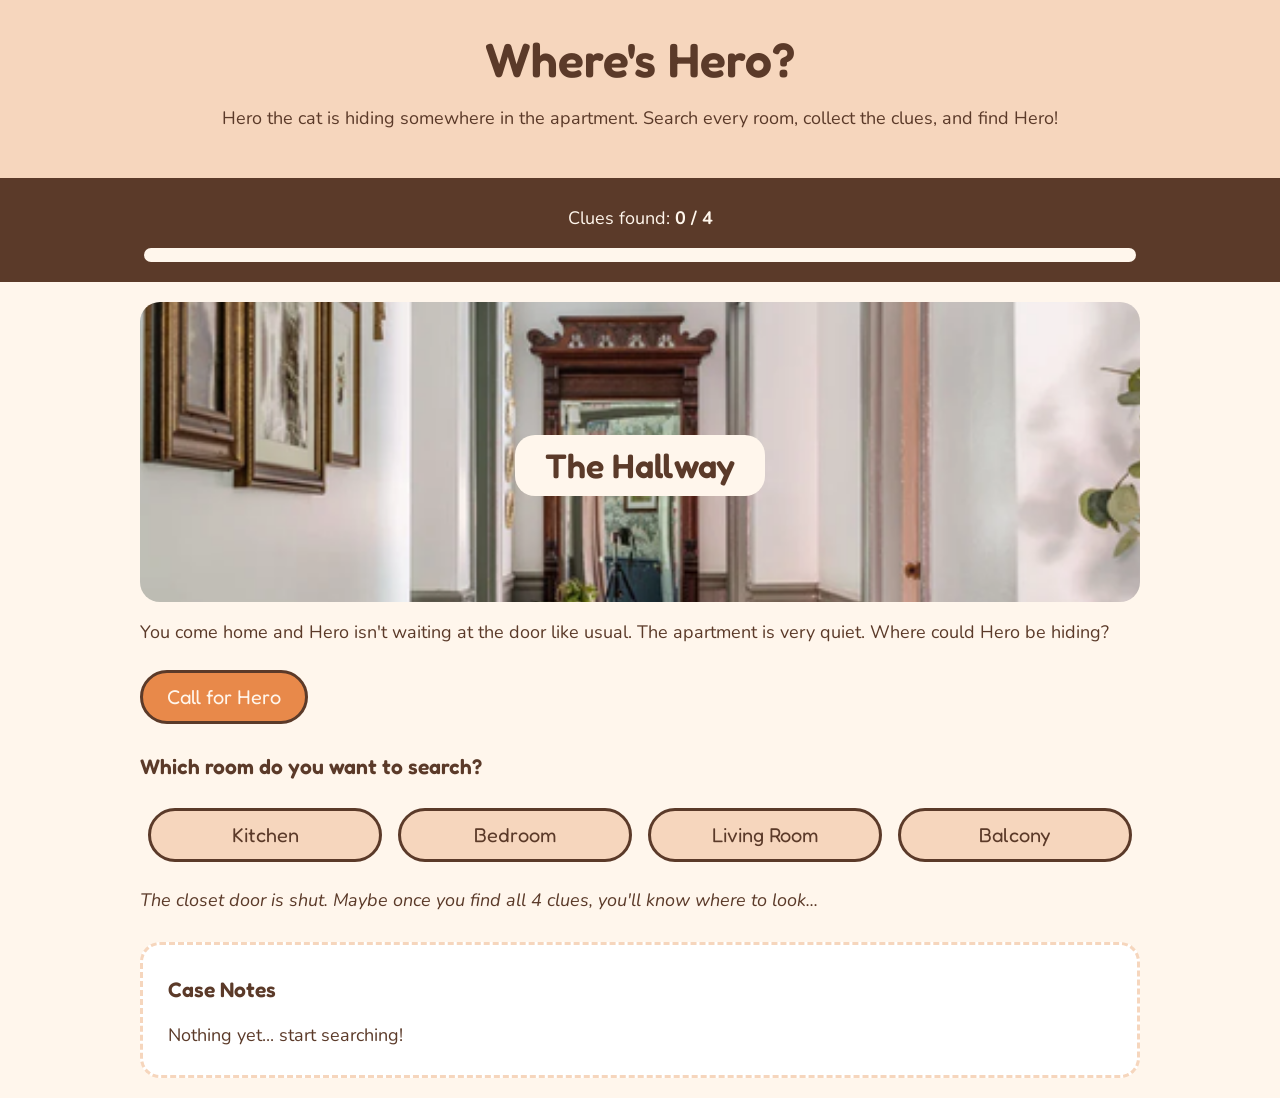
<file: cct360 assignment 1/index.html>
<!DOCTYPE html>
<html lang="en" dir="ltr">
<head>
  <meta charset="utf-8">
  <!-- Makes the page fit phone screens (needed for the responsive layout) -->
  <meta name="viewport" content="width=device-width, initial-scale=1">
  <title>Where's Hero?</title>

  <!-- Google Fonts (Class 2 resources: "quick use") -->
  <link rel="preconnect" href="https://fonts.googleapis.com">
  <link href="https://fonts.googleapis.com/css2?family=Fredoka:wght@500;600&family=Nunito:wght@400;700&display=swap" rel="stylesheet">

  <!-- External stylesheet (Class 2) -->
  <link rel="stylesheet" type="text/css" href="css/styles.css">
</head>
<body>

  <!-- ===== HEADER ===== -->
  <div id="header">
    <h1>Where's Hero?</h1>
    <p>Hero the cat is hiding somewhere in the apartment. Search every room, collect the clues, and find Hero!</p>
  </div>

  <!-- ===== CLUE TRACKER (always visible) ===== -->
  <div id="tracker">
    <p>Clues found: <strong><span id="count">0</span> / 4</strong></p>
    <div id="bar-track">
      <div id="bar"></div>
    </div>
  </div>

  <div id="main">

    <!-- ===================================================== -->
    <!-- SCENE 1: HALLWAY (the hub)                            -->
    <!-- ===================================================== -->
    <div id="hallway" class="scene">

      <!-- Parallax banner (Class 2: Parallax in CSS) -->
      <div class="parallax">
        <div class="caption">
          <h2>The Hallway</h2>
        </div>
      </div>

      <p>You come home and Hero isn't waiting at the door like usual. The apartment is very quiet. Where could Hero be hiding?</p>

      <!-- Call Hero: uses Math.random() (Class 4) -->
      <div class="call-box">
        <button class="call-btn" onclick="callHero()">Call for Hero</button>
        <p id="meow"></p>
      </div>

      <h3>Which room do you want to search?</h3>

      <!-- Room buttons: any order = multiple pathways -->
      <div class="room-buttons">
        <button id="btn-kitchen" class="room-btn" onclick="showScene('kitchen')">Kitchen</button>
        <button id="btn-bedroom" class="room-btn" onclick="showScene('bedroom')">Bedroom</button>
        <button id="btn-livingroom" class="room-btn" onclick="showScene('livingroom')">Living Room</button>
        <button id="btn-balcony" class="room-btn" onclick="showScene('balcony')">Balcony</button>
      </div>

      <p class="hint">The closet door is shut. Maybe once you find all 4 clues, you'll know where to look...</p>

      <!-- LOCKED CLOSET: hidden until all 4 clues are found.
           findClue() shows it with an if statement when clues === 4 -->
      <div id="closet-door">
        <p class="unlocked-text">All the clues lead back here... the closet door is open a crack!</p>
        <button class="closet-btn" onclick="openCloset()">Open the closet</button>
      </div>
    </div>

    <!-- ===================================================== -->
    <!-- SCENE 2: KITCHEN                                      -->
    <!-- ===================================================== -->
    <div id="kitchen" class="scene">
      <h2>The Kitchen</h2>
      <div class="room-layout">
        <img class="room-img" src="images/kitchen.jpg" alt="The kitchen">
        <div class="room-text">
          <p>The kitchen smells like breakfast. Hero's food bowl is empty, and something under the table catches your eye.</p>

          <button id="search-kitchen" class="search-btn" onclick="findClue('kitchen', 'Kitchen', 'Kitchen: water bowl knocked over, wet paw prints leaving the room.')">Look under the table</button>

          <div id="clue-kitchen" class="clue">
            <img src="images/clue-kitchen.jpg" alt="A knocked-over water bowl">
            <p><strong>Clue found!</strong> Hero's water bowl is knocked over, and tiny wet paw prints lead out of the kitchen.</p>
          </div>

          <button class="back-btn" onclick="showScene('hallway')">&larr; Back to the hallway</button>
        </div>
      </div>
    </div>

    <!-- ===================================================== -->
    <!-- SCENE 3: BEDROOM                                      -->
    <!-- ===================================================== -->
    <div id="bedroom" class="scene">
      <h2>The Bedroom</h2>
      <div class="room-layout">
        <img class="room-img" src="images/bedroom.jpg" alt="The bedroom">
        <div class="room-text">
          <p>The bed is unmade and the blanket is all bunched up. Hero loves naps here.</p>

          <button id="search-bedroom" class="search-btn" onclick="findClue('bedroom', 'Bedroom', 'Bedroom: cat fur on the pillow, still warm.')">Check the bed</button>

          <div id="clue-bedroom" class="clue">
            <img src="images/clue-bedroom.jpg" alt="Cat fur on a pillow">
            <p><strong>Clue found!</strong> There's cat fur all over the pillow, and it's still warm. Hero was here not long ago.</p>
          </div>

          <button class="back-btn" onclick="showScene('hallway')">&larr; Back to the hallway</button>
        </div>
      </div>
    </div>

    <!-- ===================================================== -->
    <!-- SCENE 4: LIVING ROOM                                  -->
    <!-- ===================================================== -->
    <div id="livingroom" class="scene">
      <h2>The Living Room</h2>
      <div class="room-layout">
        <img class="room-img" src="images/livingroom.jpg" alt="The living room">
        <div class="room-text">
          <p>The living room looks normal at first... but one of the cushions is on the floor.</p>

          <button id="search-livingroom" class="search-btn" onclick="findClue('livingroom', 'Living Room', 'Living room: fresh scratches on the couch, toy mouse missing.')">Inspect the couch</button>

          <div id="clue-livingroom" class="clue">
            <img src="images/clue-livingroom.jpg" alt="Scratches on the couch">
            <p><strong>Clue found!</strong> Fresh scratches on the couch, and Hero's favourite toy mouse is gone. Hero took it somewhere!</p>
          </div>

          <button class="back-btn" onclick="showScene('hallway')">&larr; Back to the hallway</button>
        </div>
      </div>
    </div>

    <!-- ===================================================== -->
    <!-- SCENE 5: BALCONY                                      -->
    <!-- ===================================================== -->
    <div id="balcony" class="scene">
      <h2>The Balcony</h2>
      <div class="room-layout">
        <img class="room-img" src="images/balcony.jpg" alt="The balcony">
        <div class="room-text">
          <p>The balcony door is open a little. The plants are a bit messy and there's soil on the floor.</p>

          <button id="search-balcony" class="search-btn" onclick="findClue('balcony', 'Balcony', 'Balcony: muddy paw print pointing back inside, toward the hallway.')">Look by the plants</button>

          <div id="clue-balcony" class="clue">
            <img src="images/clue-balcony.jpg" alt="A muddy paw print">
            <p><strong>Clue found!</strong> A muddy paw print on the floor, pointing back inside, toward the hallway.</p>
          </div>

          <button class="back-btn" onclick="showScene('hallway')">&larr; Back to the hallway</button>
        </div>
      </div>
    </div>

    <!-- ===================================================== -->
    <!-- SCENE 6: CLOSET (the ending)                          -->
    <!-- ===================================================== -->
    <div id="closet" class="scene">
      <h2>You found Hero!</h2>
      <div class="room-layout">
        <img class="room-img" src="images/closet-hero.jpg" alt="Hero the cat hiding in the closet">
        <div class="room-text">
          <p>Behind the coats, curled up on your favourite sweater with the toy mouse, is Hero. A little muddy, a little guilty, and very sleepy.</p>
          <p id="recap"></p>

          <!-- THE CHOICE: each button leads to a different ending -->
          <h3 id="choice-title">What do you do?</h3>
          <div id="choices" class="room-buttons">
            <button class="search-btn" onclick="chooseEnding('cuddle')">Pick Hero up</button>
            <button class="search-btn" onclick="chooseEnding('sleep')">Let Hero sleep</button>
          </div>

          <!-- ENDING 1 -->
          <div id="ending-cuddle" class="ending">
            <p><strong>Ending 1: Cuddles.</strong> You scoop Hero up, mud and all. Hero complains for exactly two seconds, then starts purring into your shoulder. Mystery solved!</p>
            <button class="search-btn" onclick="petHero()">Pet Hero</button>
            <p id="purr"></p>
          </div>

          <!-- ENDING 2 -->
          <div id="ending-sleep" class="ending">
            <p><strong>Ending 2: Sweet dreams.</strong> You leave the closet door open a crack and tiptoe out. An hour later, Hero strolls into the kitchen like nothing happened, asking for dinner. Mystery solved!</p>
          </div>

          <button id="play-again" class="back-btn" onclick="restartGame()">Play again</button>
        </div>
      </div>
    </div>

    <!-- ===== CASE NOTES (remembers what you found) ===== -->
    <div id="notes">
      <h3>Case Notes</h3>
      <p id="empty-note">Nothing yet... start searching!</p>
      <ul id="journal"></ul>
    </div>

  </div>

  <!-- External JavaScript file (Class 3) -->
  <script type="text/javascript" src="js/script.js"></script>
</body>
</html>
</file>
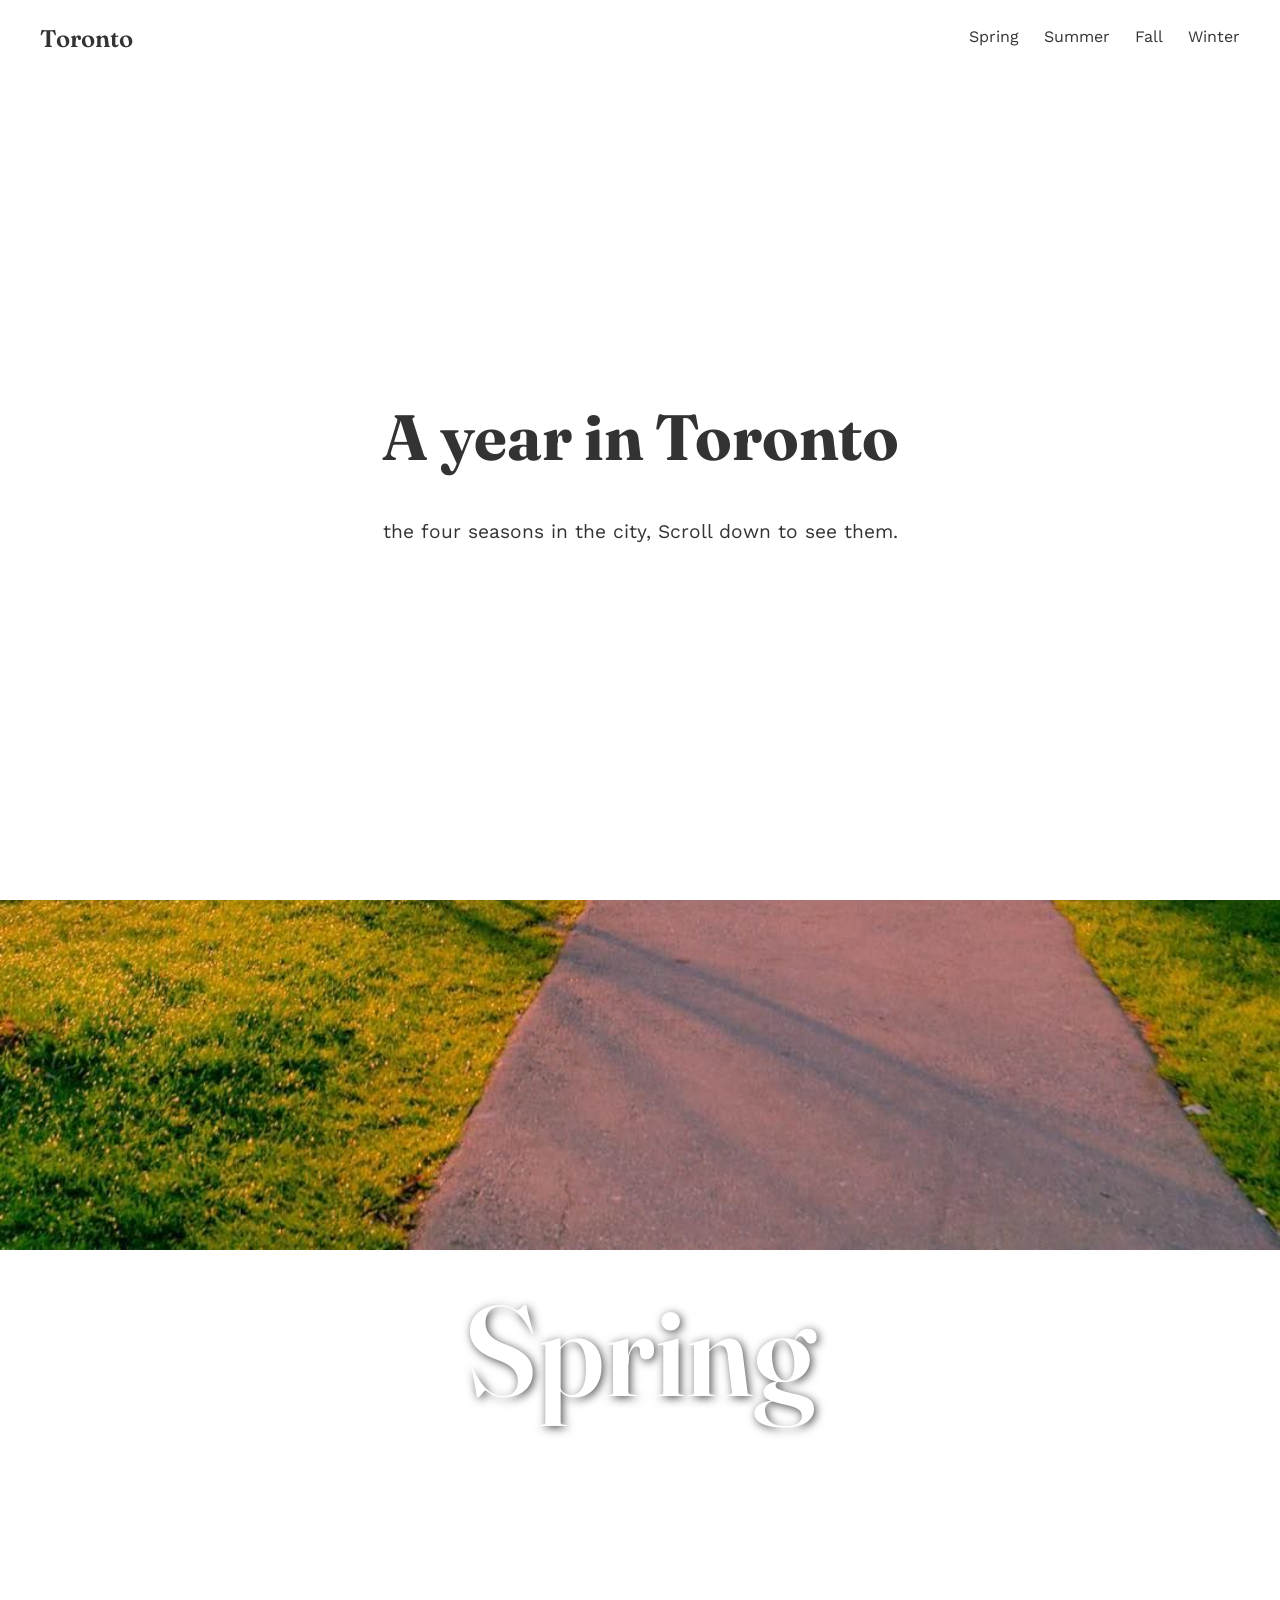
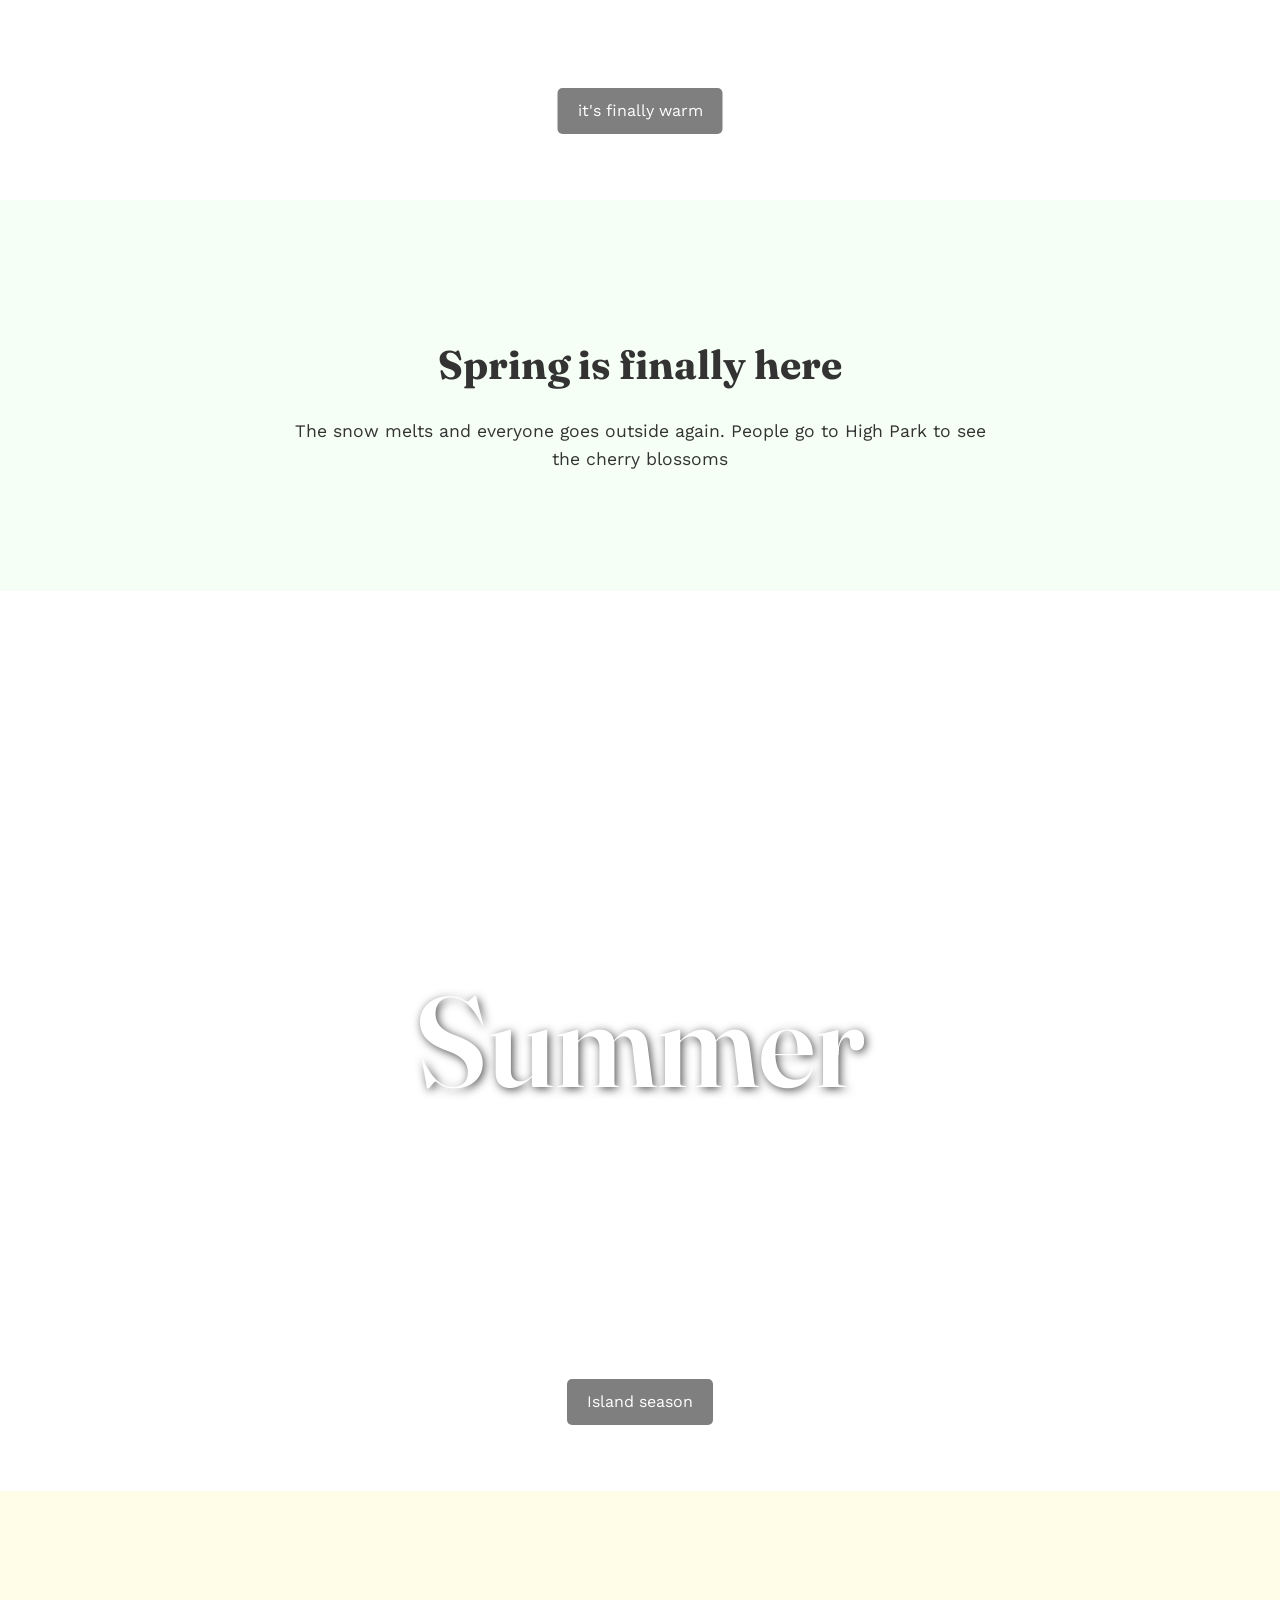
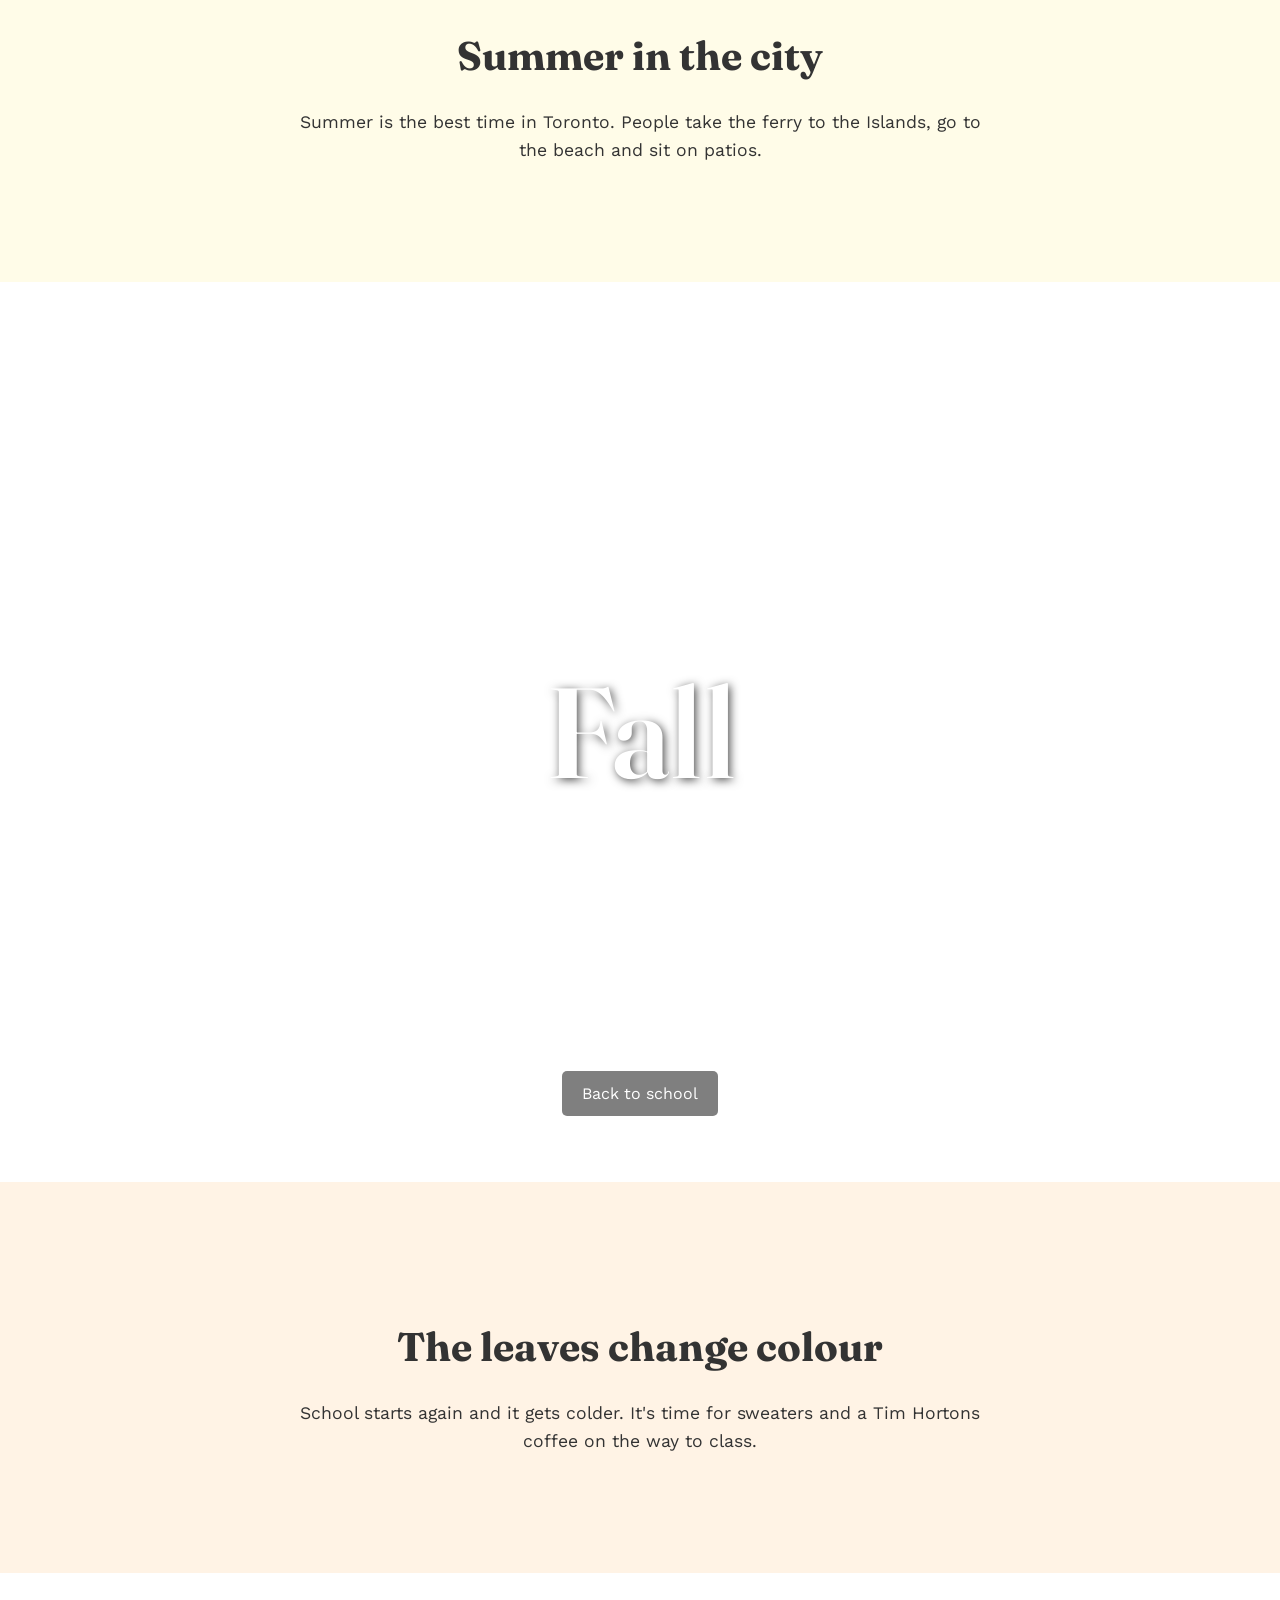
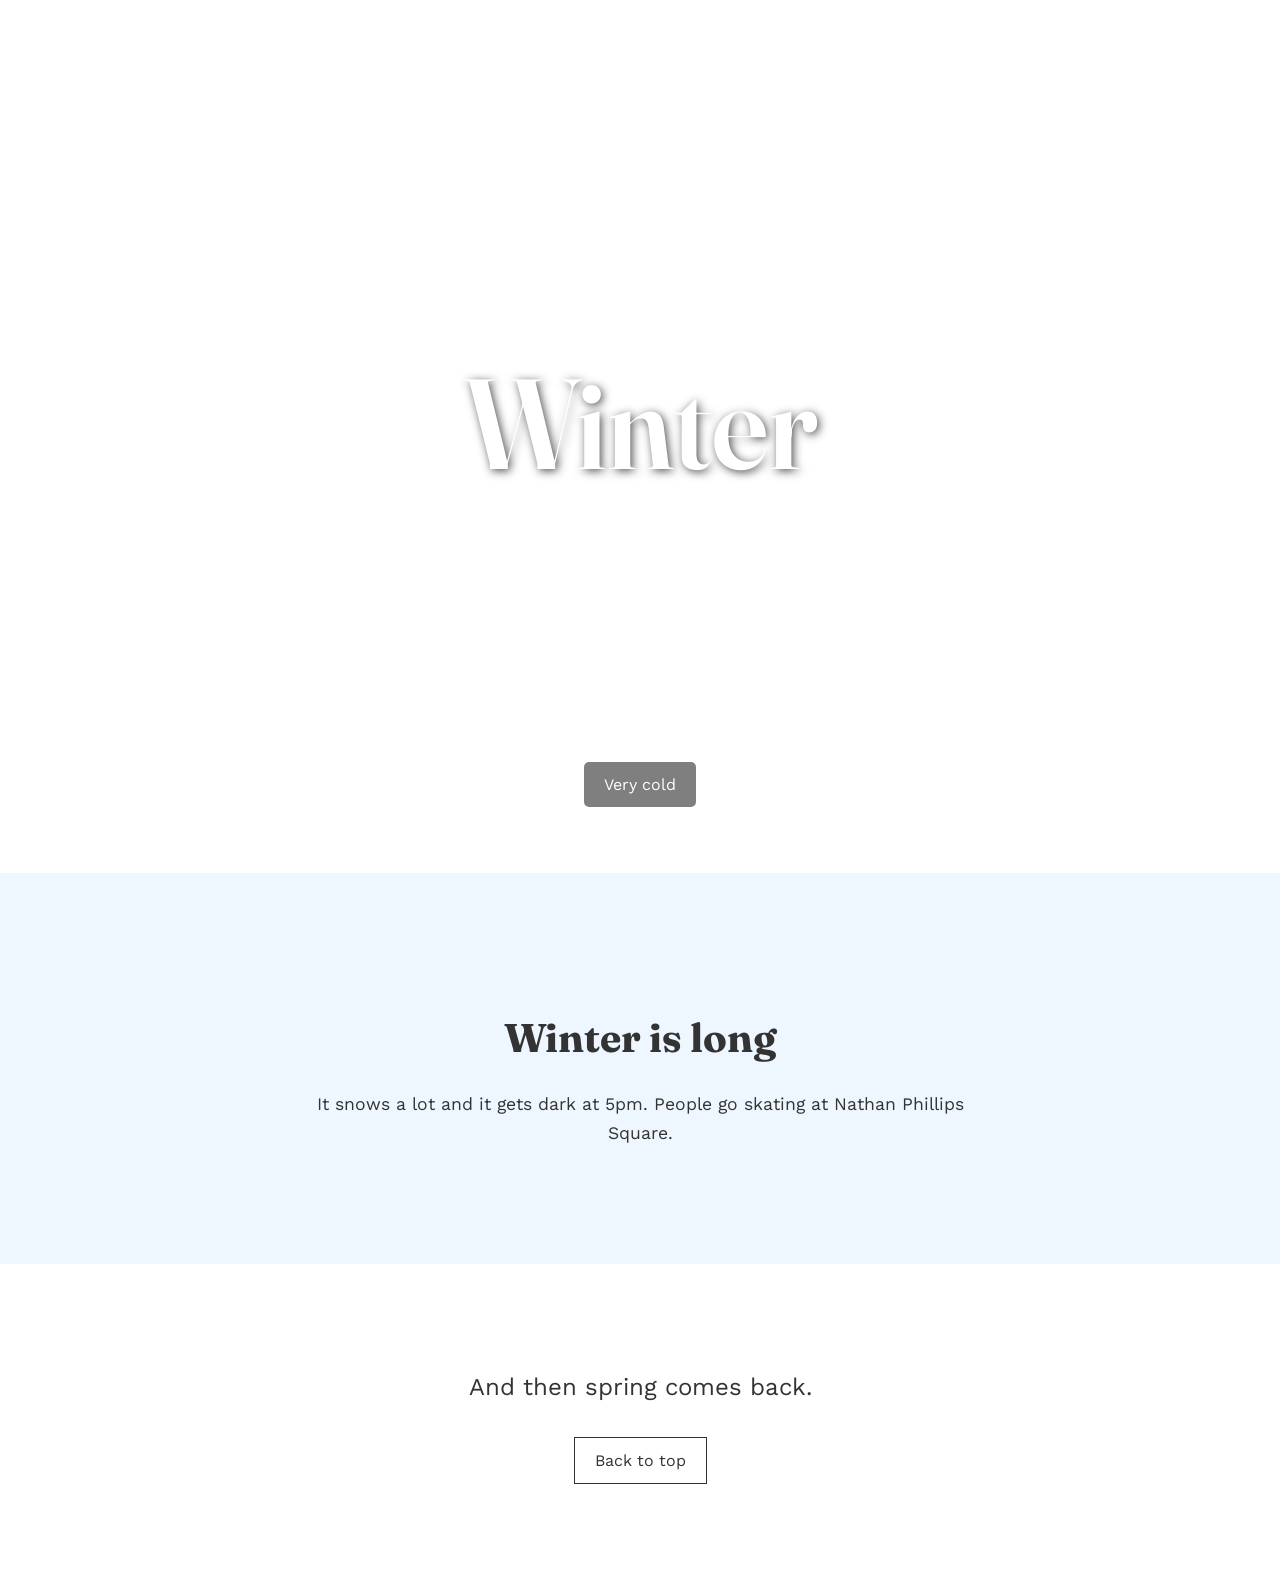
<file: lab1/index.html>
<!DOCTYPE html>
<html lang="en">
<head>
  <meta charset="UTF-8">
  <meta name="viewport" content="width=device-width, initial-scale=1">
  <title>Toronto in Four Seasons</title>

  <!-- google fonts -->
  <link rel="preconnect" href="https://fonts.googleapis.com">
  <link rel="preconnect" href="https://fonts.gstatic.com" crossorigin>
  <link href="https://fonts.googleapis.com/css2?family=Fraunces:opsz,wght@9..144,300;9..144,600&family=Work+Sans:wght@400;500&display=swap" rel="stylesheet">

  
  <link rel="stylesheet" href="css/styles.css">

  
</head>

<body>

  <!-- menu -->
  <header class="site-header">
    <a class="logo" href="#top">Toronto</a>
    <nav class="nav">
      <a class="nav-link" href="#spring" data-season="spring">Spring</a>
      <a class="nav-link" href="#summer" data-season="summer">Summer</a>
      <a class="nav-link" href="#autumn" data-season="autumn">Fall</a>
      <a class="nav-link" href="#winter" data-season="winter">Winter</a>
    </nav>
  </header>

  <main id="top">

    <!-- intro -->
    <section class="intro">
      <h1>A year in Toronto</h1>
      <p>the four seasons in the city, Scroll down to see them.</p>
    </section>

    <!-- spring -->
    <div class="parallax spring" id="spring" >
      <span class="season-word">Spring</span>
      <p class="caption">it's finally warm</p>
    </div>
    <section class="story story-spring" data-season="spring">
      <div class="reveal">
        <h2>Spring is finally here</h2>
        <p>The snow melts and everyone goes outside again. People go to High Park to see the cherry blossoms</p>
      </div>
    </section>

    <!-- summer -->
    <div class="parallax summer" id="summer" >
      <span class="season-word">Summer</span>
      <p class="caption">Island season</p>
    </div>
    <section class="story story-summer" data-season="summer">
      <div class="reveal">
        <h2>Summer in the city</h2>
        <p>Summer is the best time in Toronto. People take the ferry to the Islands, go to the beach and sit on patios.</p>
      </div>
    </section>

    <!-- fall -->
    <div class="parallax autumn" id="autumn" >
      <span class="season-word">Fall</span>
      <p class="caption">Back to school</p>
    </div>
    <section class="story story-autumn" data-season="autumn">
      <div class="reveal">
        <h2>The leaves change colour</h2>
        <p>School starts again and it gets colder. It's time for sweaters and a Tim Hortons coffee on the way to class.</p>
      </div>
    </section>

    <!-- winter -->
    <div class="parallax winter" id="winter" >
      <span class="season-word">Winter</span>
      <p class="caption">Very cold</p>
    </div>
    <section class="story story-winter" data-season="winter">
      <div class="reveal">
        <h2>Winter is long</h2>
        <p>It snows a lot and it gets dark at 5pm. People go skating at Nathan Phillips Square.</p>
      </div>
    </section>

    <!-- end -->
    <footer class="outro">
      <p class="reveal">And then spring comes back.</p>
      <a class="back-top" href="#top">Back to top</a>
    </footer>

  </main>

  <!-- scroll js -->
  <script>

const reveals = document.querySelectorAll(".reveal");

function showContent() {

  const windowHeight = window.innerHeight;

  reveals.forEach(function (element) {

    if (element.getBoundingClientRect().top < windowHeight * 0.85) {

      element.classList.add("visible");

    }

  });

}

window.addEventListener("scroll", showContent);

showContent();

</script>

</body>
</html>
</file>
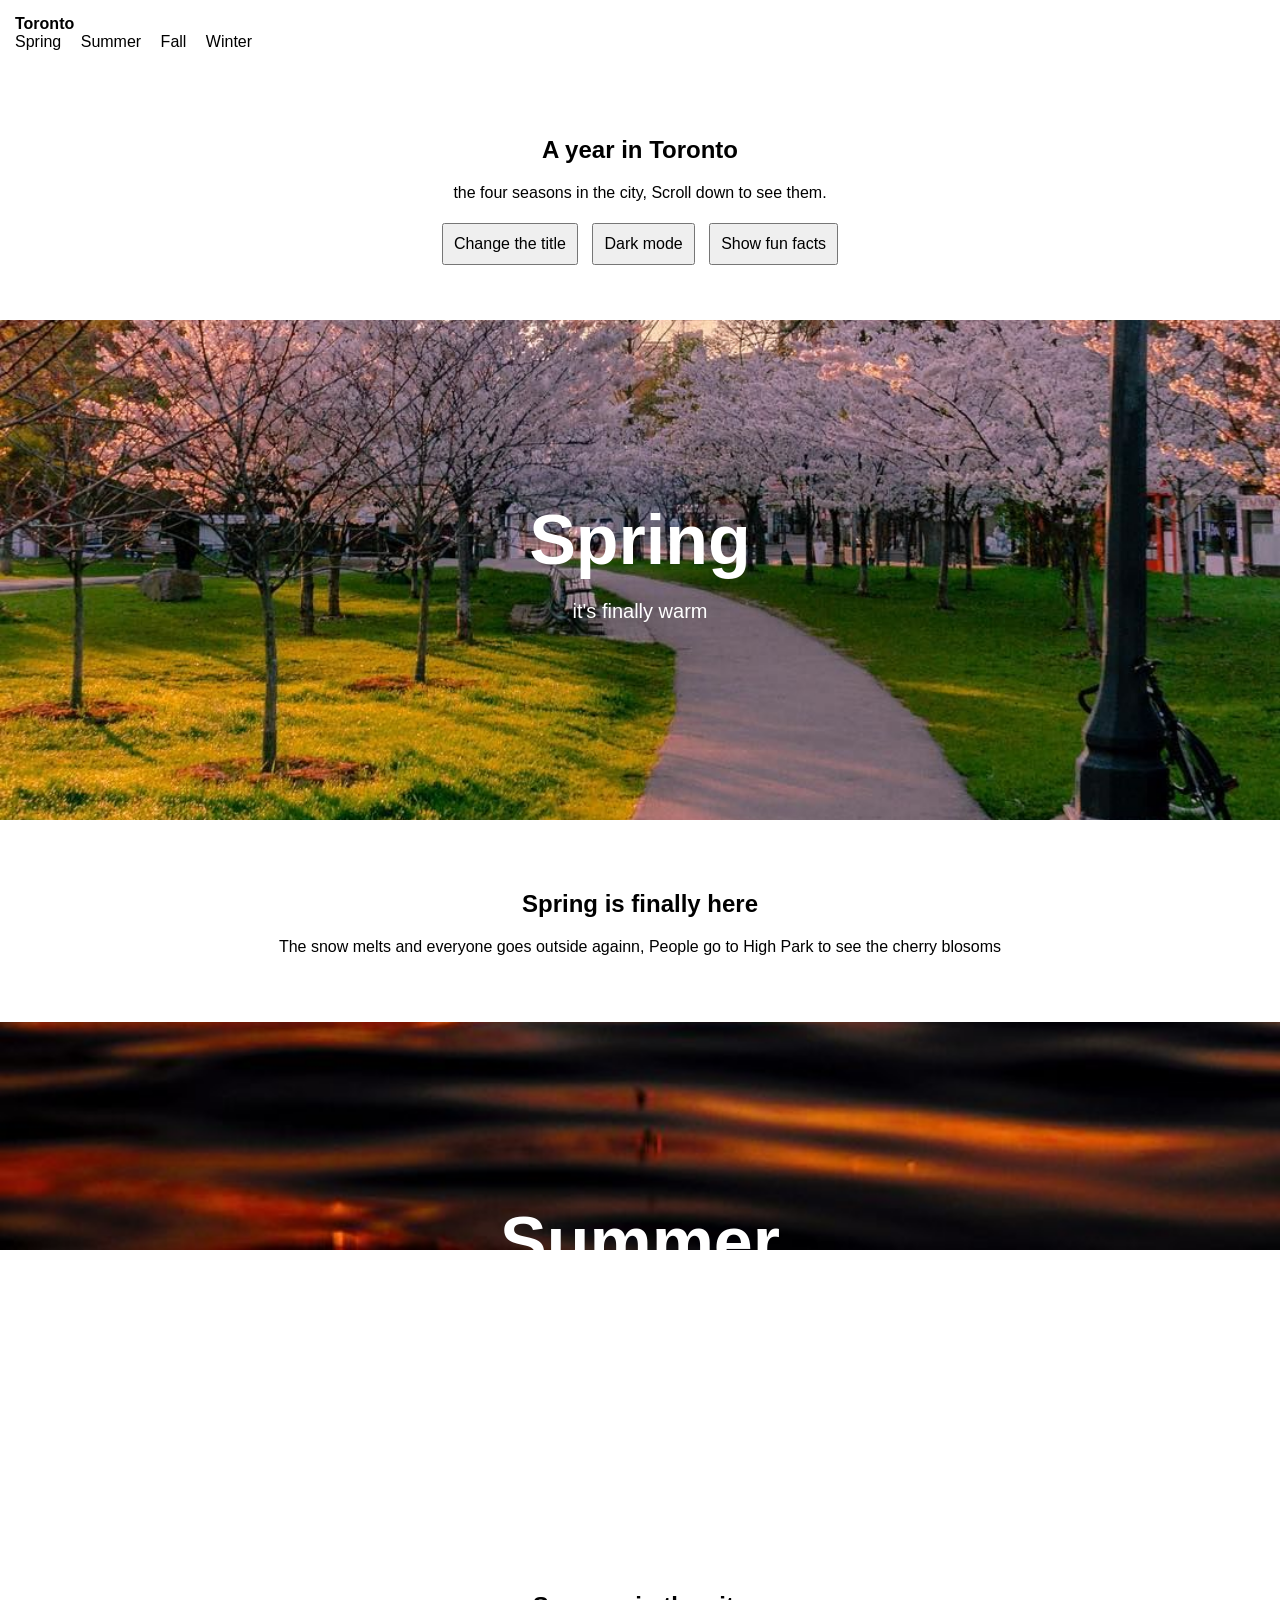
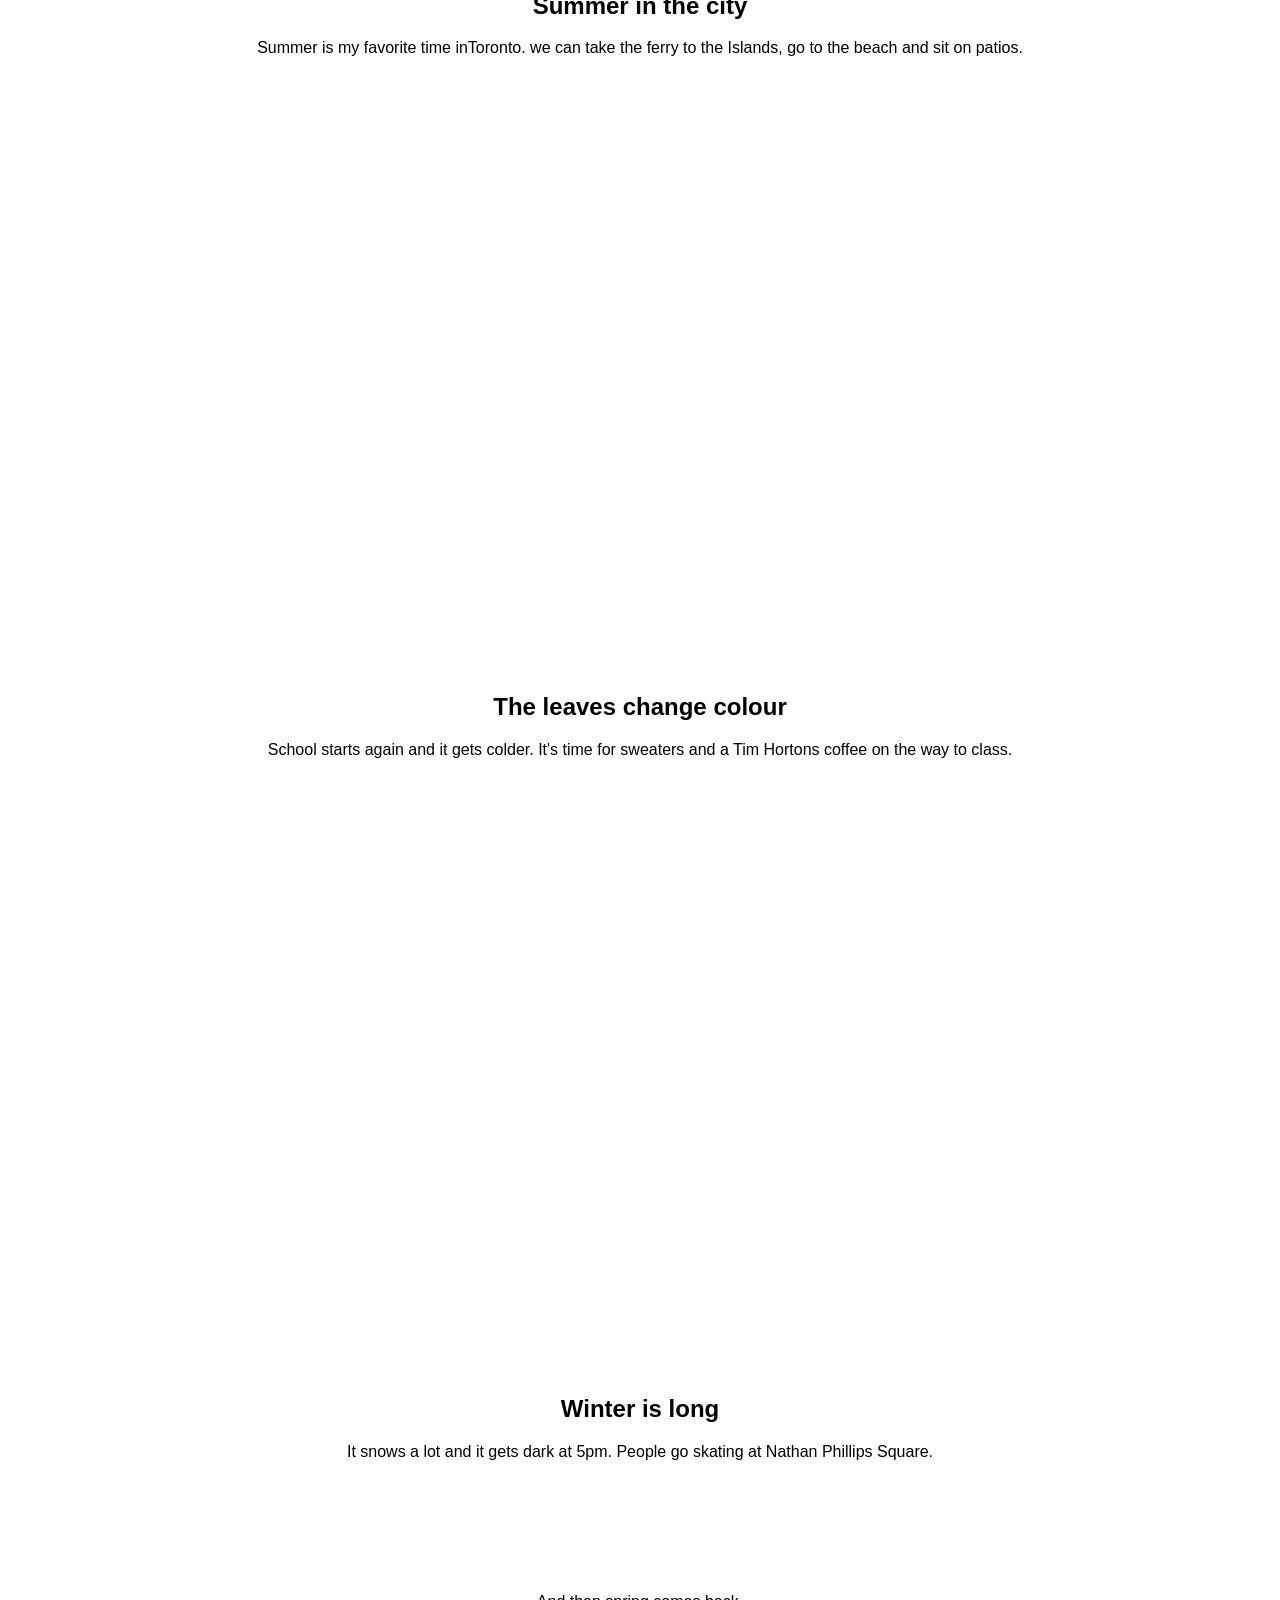
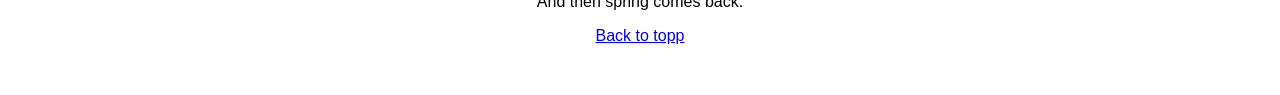
<file: lab2/index.html>
<!DOCTYPE html>
<html lang="en">
<head>
  <meta charset="UTF-8">
  <meta name="viewport" content="width=device-width, initial-scale=1">
  
  
  <title>Toronto in Four Seasons</title>
  <link rel="stylesheet" href="css/styles.css">
</head>

<body id="page">

  <!-- menu -->
  <header class="site-header">
    <a class="logo" href="#top">Toronto</a>
    <nav>
      <a class="nav-link" href="#spring">Spring</a>
      <a class="nav-link" href="#summer">Summer</a>
      <a class="nav-link" href="#autumn">Fall</a>
      <a class="nav-link" href="#winter">Winter</a>
    </nav>
  </header>

  <main id="top">

    <!-- intro -->
    <section class="intro">
      <h1 id="title">A year in Toronto</h1>
      <p>the four seasons in the city, Scroll down to see them.</p>
      <button onclick="changeTitle()">Change the title</button>
      <button onclick="darkMode()">Dark mode</button>
      <button onclick="showFacts()">Show fun facts</button>
    </section>

    <!-- spring -->
    <div class="parallax spring" id="spring">
      <span class="season-word">Spring</span>
      <p class="caption">it's finally warm</p>
    </div>
    <section class="story">
      <h2>Spring is finally here</h2>
      <p>The snow melts and everyone goes outside againn, People go to High Park to see the cherry blosoms</p>
    </section>

    <!-- summer -->
    <div class="parallax summer" id="summer">
      <span class="season-word">Summer</span>
      <p class="caption">Island season</p>
    </div>
    <section class="story">
      <h2>Summer in the city</h2>
      <p>Summer is my favorite time inToronto. we can take the ferry to the Islands, go to the beach and sit on patios.</p>
    </section>

    <!-- fall -->
    <div class="parallax autumn" id="autumn">
      <span class="season-word">Fall</span>
      <p class="caption">Back to school</p>
    </div>
    <section class="story">
      <h2>The leaves change colour</h2>
      <p>School starts again and it gets colder. It's time for sweaters and a Tim Hortons coffee on the way to class.</p>
    </section>

    <!-- winter -->
    <div class="parallax winter" id="winter">
      <span class="season-word">Winter</span>
      <p class="caption">Very cold</p>
    </div>
    <section class="story">
      <h2>Winter is long</h2>
      <p>It snows a lot and it gets dark at 5pm. People go skating at Nathan Phillips Square.</p>
    </section>

    <!-- end -->
    <footer class="outro">
      <p>And then spring comes back.</p>
      <a href="#top">Back to topp</a>
    </footer>

  </main>
<script type="text/javascript">
 
    // change 1: switch the title text
    function changeTitle() {
      document.getElementById('title').innerHTML = "Toronto all year long";
    }
 
    // change 2: dark mode
    function darkMode() {
      document.getElementById('page').style.backgroundColor = "black";
      document.getElementById('page').style.color = "white";
    }
 
    // change 3: switch the captions on the photos
    function showFacts() {
      document.getElementsByClassName('caption')[0].innerHTML = "you can also see the Cherry blossoms next to Robarts library";
      document.getElementsByClassName('caption')[1].innerHTML = "the Ferry to the Toronto Islands is only 30 mins long";
      document.getElementsByClassName('caption')[2].innerHTML = "the first day of fall is september 21";
      document.getElementsByClassName('caption')[3].innerHTML = "the lowest temperature recorded in Canada is -61 in 1941";
    }
 
  </script>
</body>
</html>
</file>
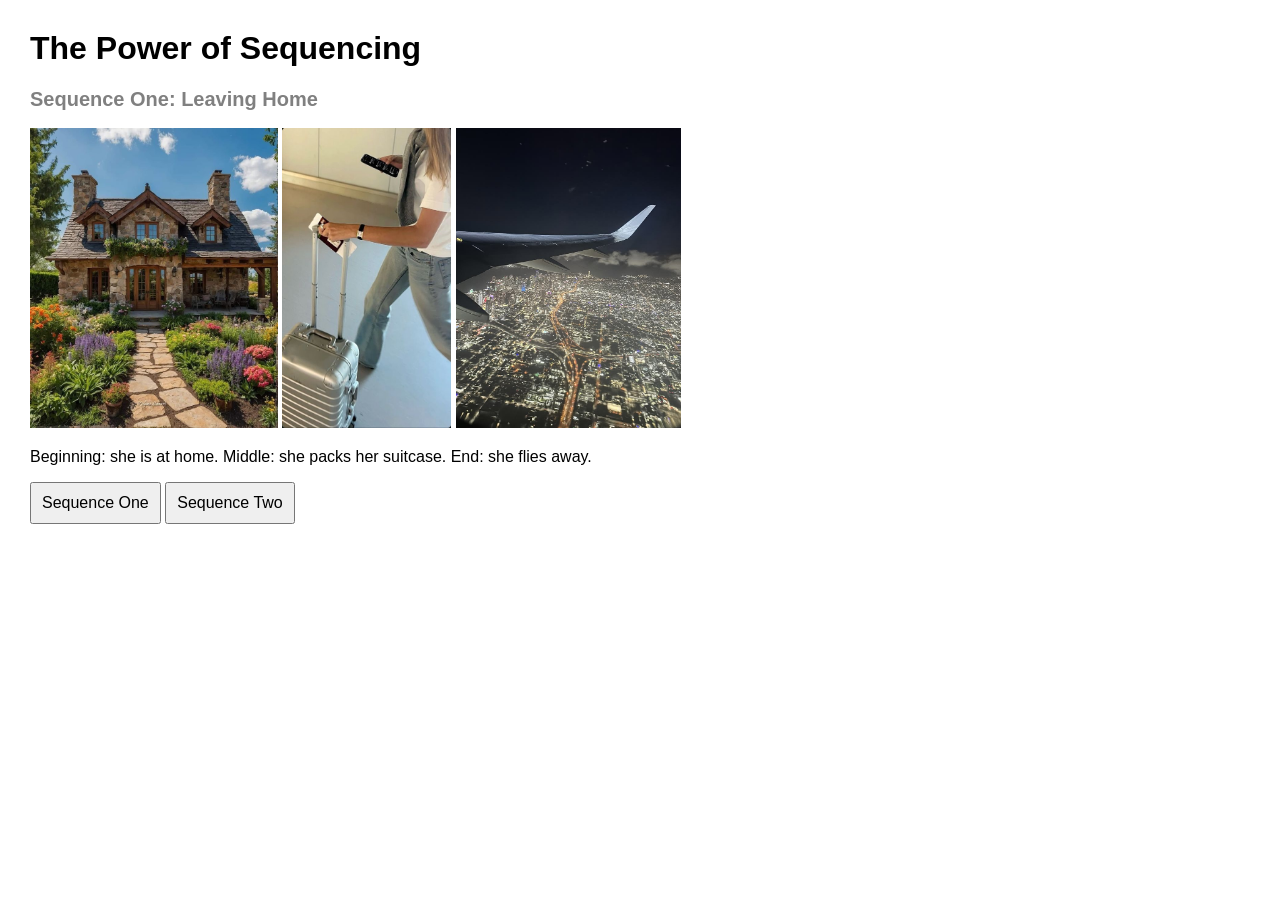
<file: lab3/index.html>
<!doctype html>
<html lang="en">
  <head>
    <meta charset="UTF-8" />
    <meta name="viewport" content="width=device-width, initial-scale=1.0" />
    <title>Lab 3: Photo Carousel</title>
    <link rel="stylesheet" href="style.css" />
  </head>
  <body>
    <h1>The Power of Sequencing</h1>
    <h2 id="story-title">Sequence One: Leaving Home</h2>

    <img
      id="image1"
      src="images/house.jpg"
      alt="beginning of the story"
      height="300"
    />
    <img
      id="image2"
      src="images/suitcase.jpg"
      alt="middle of the story"
      height="300"
    />
    <img id="image3" src="images/plane.jpg" alt="end of the story" height="300" />

    <p id="caption">
      Beginning: she is at home. Middle: she packs her suitcase. End: she flies
      away.
    </p>

    <button id="sequence-one">Sequence One</button>
    <button id="sequence-two">Sequence Two</button>

    <script src="script.js"></script>
  </body>
</html>
</file>
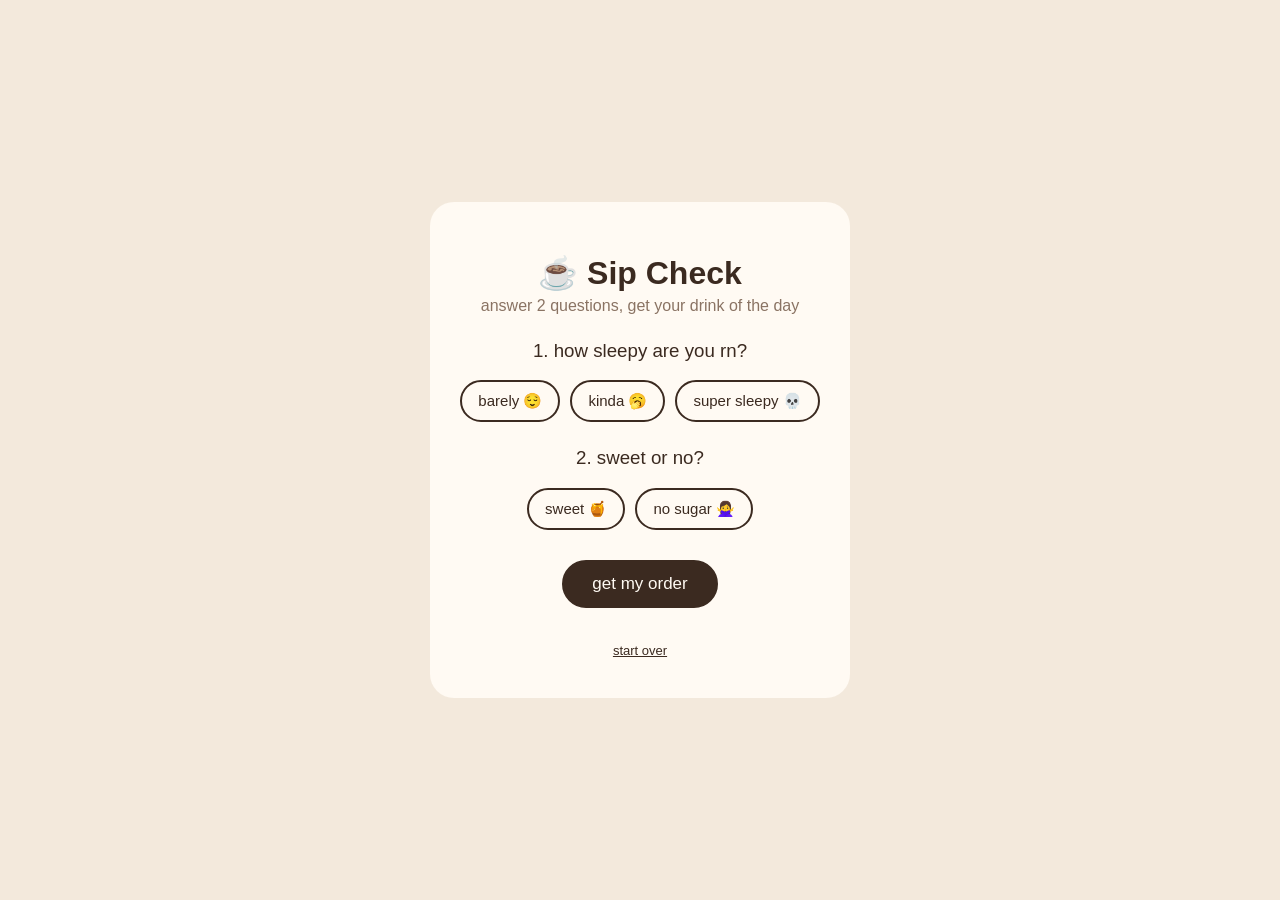
<file: lab4/index.html>
<!DOCTYPE html>
<html lang="en" dir="ltr">
<head>
  <meta charset="utf-8">
  <meta name="viewport" content="width=device-width, initial-scale=1">
  <title>Sip Check</title>
  <link rel="stylesheet" type="text/css" href="style.css">
</head>
<body>

  <div id="card">
    <h1>☕ Sip Check</h1>
    <p class="subtitle">answer 2 questions, get your drink of the day</p>

    <!-- Question 1 -->
    <h3>1. how sleepy are you rn?</h3>
    <div class="row">
      <button class="sleepy-btn" onclick="pickSleepy('barely')">barely 😌</button>
      <button class="sleepy-btn" onclick="pickSleepy('kinda')">kinda 🥱</button>
      <button class="sleepy-btn" onclick="pickSleepy('dead')"> super sleepy  💀</button>
    </div>

    <!-- Question 2 -->
    <h3>2. sweet or no?</h3>
    <div class="row">
      <button class="sweet-btn" onclick="pickSweet(true)">sweet 🍯</button>
      <button class="sweet-btn" onclick="pickSweet(false)">no sugar 🙅‍♀️</button>
    </div>

    <button id="order-btn" onclick="getOrder()">get my order</button>

    <!-- Result ( JavaScript) -->
    <div id="result">
      <p id="emoji"></p>
      <h2 id="drink-name"></h2>
      <p id="drink-desc"></p>
    </div>

    <p id="counter"></p>

    <button id="reset-btn" onclick="startOver()">start over</button>
  </div>

  <script src="script.js"></script>
</body>
</html>
</file>
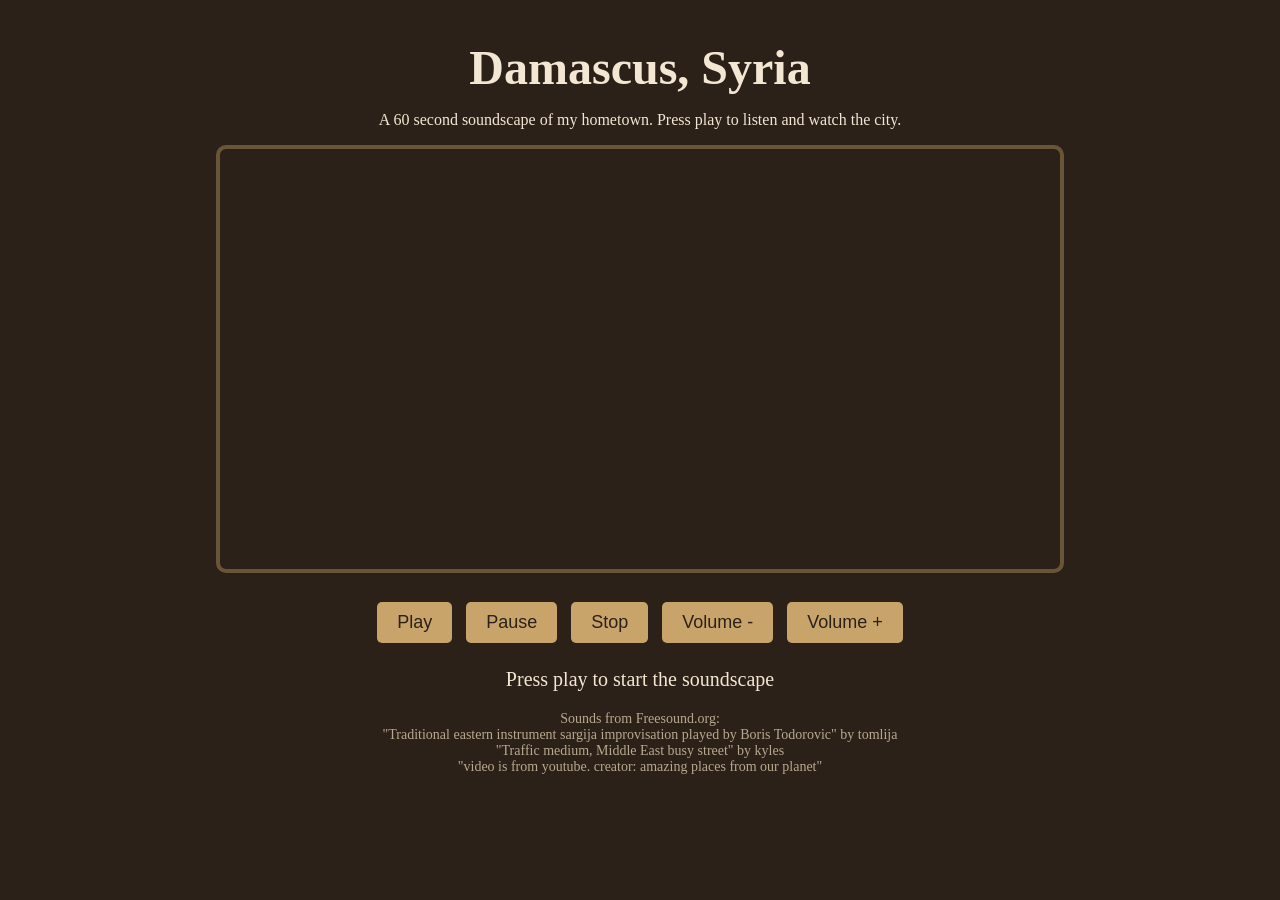
<file: lab5/index.html>
<!DOCTYPE html>
<html>
<head>
  <meta charset="UTF-8">
  <title>Lab 5 - Damascus Soundscape</title>
  <link rel="stylesheet" type="text/css" href="css/styles.css">
</head>
<body>

  <h1 id="title">Damascus, Syria</h1>
  <p>A 60 second soundscape of my hometown. Press play to listen and watch the city.</p>

  <!-- Part B: the video reacts to the soundscape -->
  <video id="cityVideo" muted loop>
    <source src="video/damascus.mp4" type="video/mp4">
    Your browser does not support this video element
  </video>

  <!-- Part A: the soundscape -->
  <audio id="player">
    <source src="audio/damascus.mp3" type="audio/mpeg">
    Your browser does not support this audio element
  </audio>

  <div id="controls">
    <button id="playBtn">Play</button>
    <button id="pauseBtn">Pause</button>
    <button id="stopBtn">Stop</button>
    <button id="volumeDownBtn">Volume -</button>
    <button id="volumeUpBtn">Volume +</button>
  </div>

  <p id="message">Press play to start the soundscape</p>

  <p class="credits">
    Sounds from Freesound.org:<br>
    "Traditional eastern instrument sargija improvisation played by Boris Todorovic" by tomlija<br>
    "Traffic medium, Middle East busy street" by kyles <br>
    "video is from youtube. creator: amazing places from our planet"
  </p>

  <script src="js/script.js"></script>
</body>
</html>
</file>
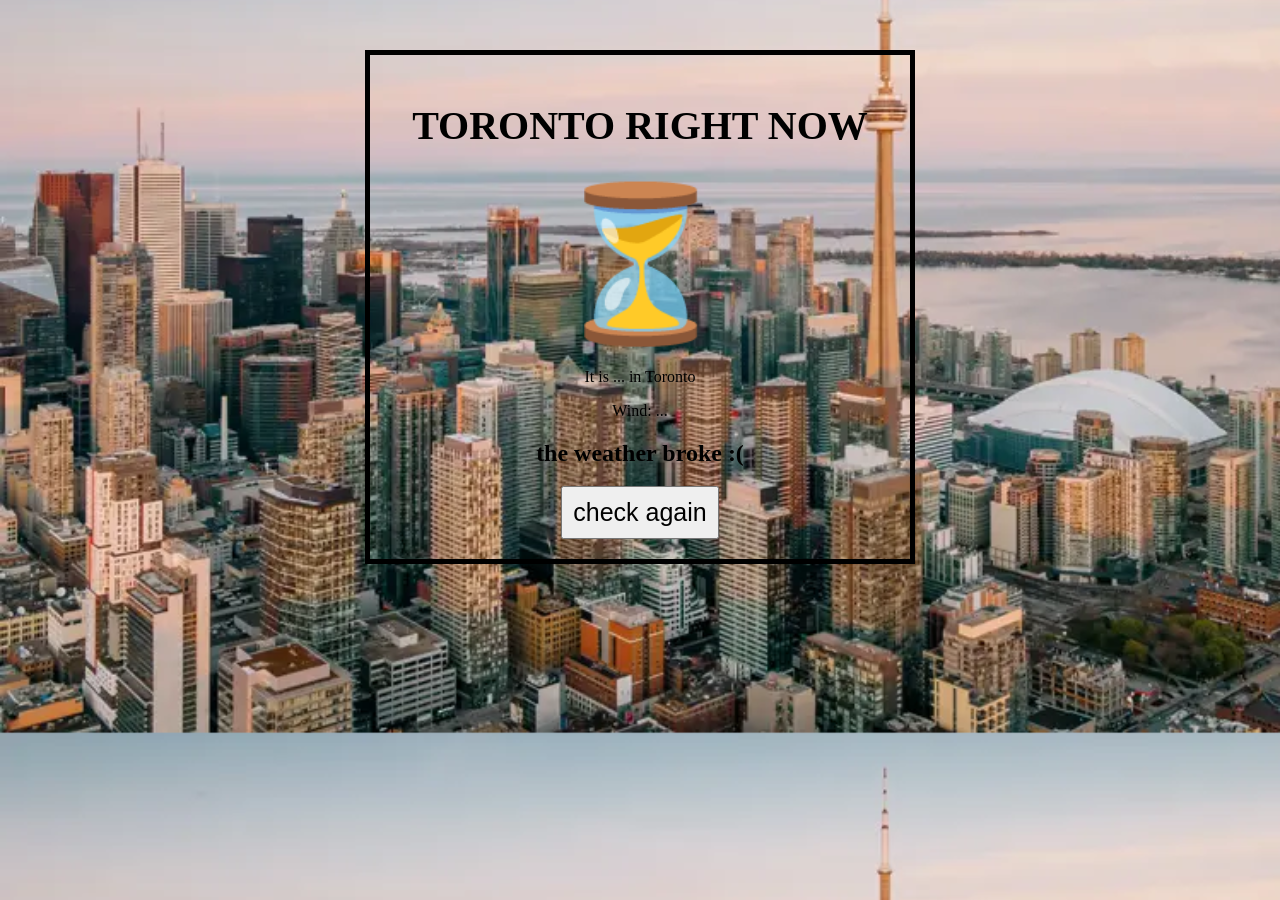
<file: lab6/index.html>
<!DOCTYPE html>
<html>
<head>
  <meta charset="UTF-8">
  <title>Toronto Right Now</title>
  <link rel="stylesheet" href="style.css">
</head>
<body>

  <div id="box">

    <h1>TORONTO RIGHT NOW</h1>

    <p id="emoji">⏳</p>

    <p>It is <span id="temperature">...</span> in Toronto</p>
    <p>Wind: <span id="wind">...</span></p>

    <h2 id="message">loading the weather...</h2>

    <button id="button">check again</button>

  </div>

  <script src="script.js"></script>
</body>
</html>
</file>
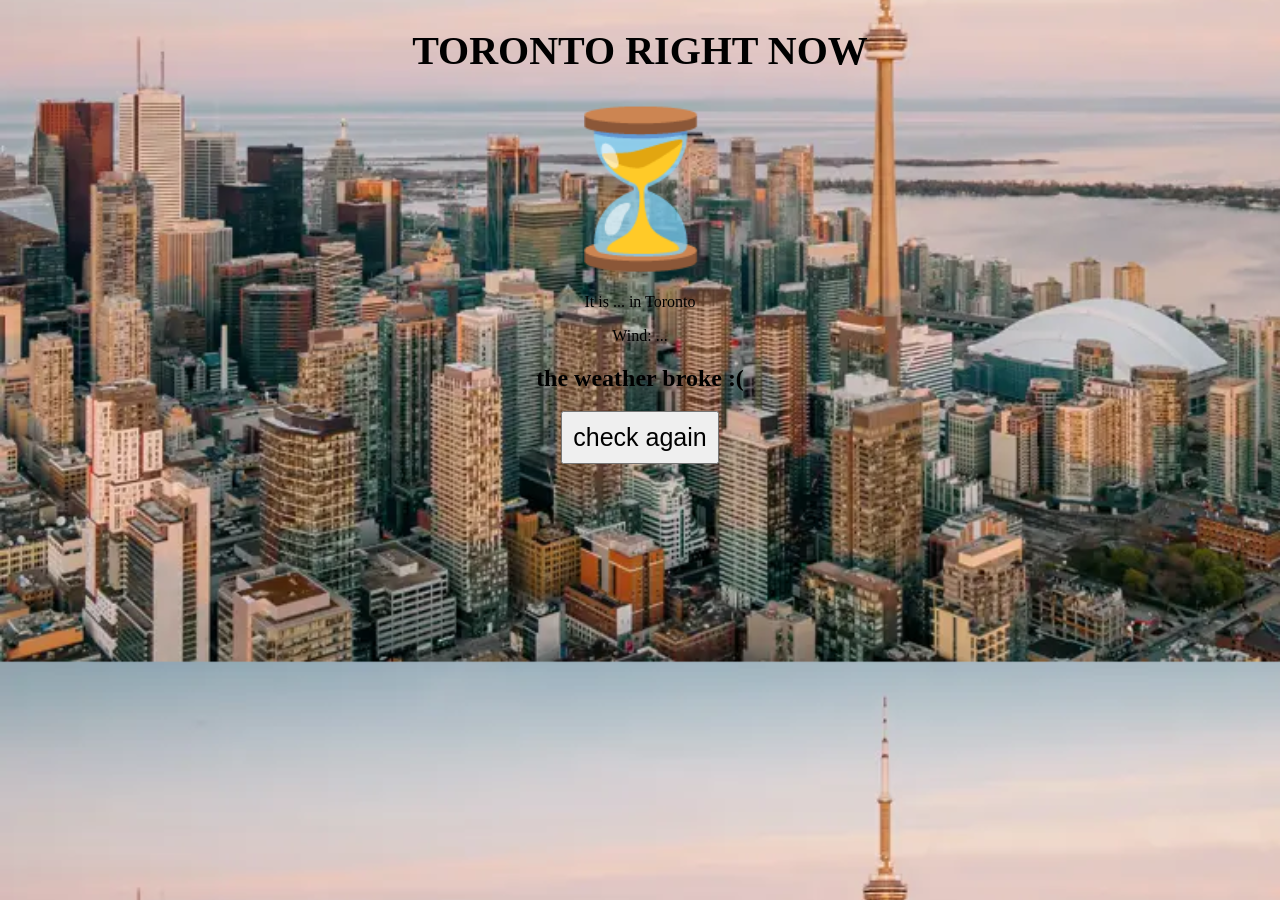
<file: lab6/index (6).html>
<!DOCTYPE html>
<html>
<head>
  <meta charset="UTF-8">
  <title>Toronto Right Now</title>
  <link rel="stylesheet" href="style.css">
</head>
<body>

  <h1>TORONTO RIGHT NOW</h1>

  <p id="emoji">⏳</p>

  <p>It is <span id="temperature">...</span> in Toronto</p>
  <p>Wind: <span id="wind">...</span></p>

  <h2 id="message">loading the weather...</h2>

  <button id="button">check again</button>

  <script src="script.js"></script>
</body>
</html>
</file>
<file: cct360 assignment 1/css/styles.css>
/* =========================================
   WHERE'S HERO? - styles.css
   Cozy & warm palette:
   cream      #FFF6EC
   peach      #F6D6BD
   orange     #E8894A
   dark brown #5B3A29
   ========================================= */

/* ===== PAGE ===== */
body {
  background-color: #FFF6EC;
  color: #5B3A29;
  font-family: "Nunito", Arial, sans-serif;
  font-size: 18px;
  margin: 0;
  padding: 0;
}

h1, h2, h3 {
  font-family: "Fredoka", Arial, sans-serif;
  font-weight: 600;
}

h1 {
  font-size: 48px;
  margin: 0;
}

h2 {
  font-size: 34px;
  color: #E8894A;
}

/* ===== HEADER ===== */
#header {
  background-color: #F6D6BD;
  padding: 30px 20px;
  text-align: center;
}

/* ===== CLUE TRACKER ===== */
#tracker {
  background-color: #5B3A29;
  color: #FFF6EC;
  padding: 10px 20px;
  text-align: center;
}

#bar-track {
  width: 80%;
  height: 14px;
  margin: 0 auto 10px auto;
  background-color: #FFF6EC;
  border-radius: 10px;
}

/* the bar grows with JavaScript: width = clues * 25 + "%" */
#bar {
  width: 0%;
  height: 14px;
  background-color: #E8894A;
  border-radius: 10px;
}

/* ===== MAIN CONTAINER ===== */
#main {
  width: 90%;
  max-width: 1000px;
  margin: 0 auto;
  padding: 20px 0;
}

/* ===== SCENES =====
   All scenes are hidden by default.
   JavaScript shows one at a time. */
.scene {
  display: none;
}

/* The hallway is the first scene you see */
#hallway {
  display: block;
}

/* ===== PARALLAX (Class 2) ===== */
.parallax {
  position: relative;
  height: 300px;
  background-image: url("../images/hallway.jpg");
  background-position: center;
  background-repeat: no-repeat;
  background-size: cover;
  background-attachment: fixed;
  border-radius: 20px;
}

.caption {
  position: absolute;
  top: 35%;
  width: 100%;
  text-align: center;
}

.caption h2 {
  display: inline-block;
  background-color: #FFF6EC;
  color: #5B3A29;
  padding: 10px 30px;
  border-radius: 20px;
}

/* ===== CALL HERO ===== */
.call-box {
  display: flex;
  flex-direction: row;
  flex-wrap: wrap;
  align-items: center;
}

#meow {
  margin-left: 20px;
  color: #E8894A;
  font-weight: bold;
}

/* ===== FLEXBOX: ROOM BUTTONS (Class 2) ===== */
.room-buttons {
  display: flex;
  flex-direction: row;
  flex-wrap: wrap;
  justify-content: space-between;
}

.room-btn {
  flex-grow: 1;
  flex-basis: 200px;
  margin: 8px;
}

/* ===== FLEXBOX: ROOM LAYOUT (image + text) ===== */
.room-layout {
  display: flex;
  flex-direction: row;
  flex-wrap: wrap;
  align-items: flex-start;
}

/* Each side wants 300px. On small screens they don't fit side by side,
   so flex-wrap moves the text under the image (responsive). */
.room-img {
  flex-grow: 1;
  flex-basis: 300px;
  max-width: 100%;
  margin: 10px;
  border: 6px solid #F6D6BD;
  border-radius: 20px;
}

.room-text {
  flex-grow: 1;
  flex-basis: 300px;
  margin: 10px;
}

/* ===== BUTTONS ===== */
button {
  font-family: "Fredoka", Arial, sans-serif;
  font-size: 20px;
  padding: 12px 24px;
  margin: 8px 8px 8px 0;
  border: 3px solid #5B3A29;
  border-radius: 30px;
  background-color: #F6D6BD;
  color: #5B3A29;
}

.call-btn,
.search-btn {
  background-color: #E8894A;
  color: #FFF6EC;
}

.back-btn {
  background-color: #FFF6EC;
}

.closet-btn {
  background-color: #5B3A29;
  color: #FFF6EC;
  font-size: 24px;
}

/* ===== CLUES ===== */
.clue {
  display: none;
  background-color: #F6D6BD;
  padding: 15px;
  margin: 15px 0;
  border-radius: 20px;
}

.clue img {
  width: 100%;
  border-radius: 12px;
}

/* ===== LOCKED CLOSET =====
   Hidden at the start. JavaScript shows it when clues === 4. */
#closet-door {
  display: none;
}

.hint {
  font-style: italic;
}

.unlocked-text {
  font-weight: bold;
  color: #E8894A;
}

/* ===== CASE NOTES ===== */
#notes {
  background-color: #FFFFFF;
  border: 3px dashed #F6D6BD;
  border-radius: 20px;
  padding: 10px 25px;
  margin-top: 30px;
}

/* ===== ENDINGS =====
   Both endings are hidden until the user makes a choice. */
.ending {
  display: none;
  background-color: #F6D6BD;
  padding: 15px;
  margin: 15px 0;
  border-radius: 20px;
}

.ending img {
  width: 100%;
  border-radius: 12px;
}

/* "Play again" only appears after an ending is chosen */
#play-again {
  display: none;
}
</file>
<file: lab1/css/styles.css>
html {
    scroll-behavior: smooth;
}

body {
    margin: 0;
    font-family: "Work Sans", sans-serif;
    color: #333333;
    background-color: #ffffff;
    line-height: 1.6;
}

* {
    box-sizing: border-box;
}

a {
    text-decoration: none;
}

/* =========================
   FIXED HEADER
========================= */

.site-header {
    position: fixed;
    top: 0;
    width: 100%;

    display: flex;
    justify-content: space-between;
    align-items: center;

    padding: 20px 40px;

    background-color: rgba(255,255,255,0.9);

    z-index: 1000;
}

.logo {
    font-family: "Fraunces", serif;
    font-size: 1.5rem;
    font-weight: 600;
    color: #333333;
}

.nav {
    display: flex;
    gap: 25px;
}

.nav-link {
    color: #333333;
    padding-bottom: 4px;
    transition: 0.3s;
}

.nav-link:hover {
    color: #000000;
}

.nav-link.active {
    border-bottom: 2px solid #333333;
}

/* =========================
   INTRO
========================= */

.intro {
    height: 100vh;

    display: flex;
    flex-direction: column;
    justify-content: center;
    align-items: center;

    text-align: center;
    padding: 20px;
}

.intro h1 {
    font-family: "Fraunces", serif;
    font-size: 4rem;
    margin-bottom: 10px;
}

.intro p {
    font-size: 1.2rem;
}

/* =========================
   PARALLAX SECTIONS
========================= */

.parallax {
    position: relative;

    height: 100vh;

    background-position: center;
    background-repeat: no-repeat;
    background-size: cover;

    background-attachment: fixed;
}



.spring {
    background-image: url("../images/spring.jpg");
}

.summer {
    background-image: url("../images/summer.jpg");
}

.autumn {
    background-image: url("../images/fall.jpg");
}

.winter {
    background-image: url("../images/winter.jpg");
}

/* =========================
   SEASON WORDS
========================= */

.season-word {
    position: absolute;

    top: 50%;
    left: 50%;

    transform: translate(-50%, -50%);

    font-family: "Fraunces", serif;
    font-size: 8rem;
    font-weight: 600;

    color: white;

    text-shadow: 2px 2px 10px rgba(0,0,0,0.7);
}

/* =========================
   CAPTIONS
========================= */

.caption {
    position: absolute;

    bottom: 50px;
    left: 50%;

    transform: translateX(-50%);

    color: white;

    background-color: rgba(0,0,0,0.5);

    padding: 10px 20px;
    border-radius: 5px;
}

/* =========================
   STORY SECTIONS
========================= */

.story {
    padding: 100px 20px;

    display: flex;
    justify-content: center;
    align-items: center;

    text-align: center;
}

.story .reveal {
    max-width: 700px;
}

.story h2 {
    font-family: "Fraunces", serif;
    font-size: 2.5rem;
    margin-bottom: 20px;
}

.story p {
    font-size: 1.1rem;
}

/* seasonal colours */

.story-spring {
    background-color: #f6fff5;
}

.story-summer {
    background-color: #fffce8;
}

.story-autumn {
    background-color: #fff3e5;
}

.story-winter {
    background-color: #eef6ff;
}

/* =========================
   REVEAL ANIMATION
========================= */

.reveal {
    opacity: 0;
    transform: translateY(40px);
    transition: all 1s ease;
}

.reveal.visible {
    opacity: 1;
    transform: translateY(0);
}

/* =========================
   FOOTER
========================= */

.outro {
    text-align: center;
    padding: 80px 20px;
}

.outro p {
    font-size: 1.5rem;
    margin-bottom: 30px;
}

.back-top {
    display: inline-block;

    border: 1px solid #333333;

    color: #333333;

    padding: 10px 20px;
    margin-bottom: 20px;

    transition: 0.3s;
}

.back-top:hover {
    background-color: #333333;
    color: white;
}
</file>
<file: lab2/css/styles.css>
body {
  margin: 0;
  font-family: Arial, sans-serif;
  color: black;
  background-color: white;
}

/* menu */
.site-header {
  padding: 15px;
  background-color: white;
}

.logo {
  font-weight: bold;
  color: black;
  text-decoration: none;
  margin-right: 30px;
}

.nav-link {
  color: black;
  text-decoration: none;
  margin-right: 15px;
}

/* intro */
.intro {
  padding: 50px 30px;
  text-align: center;
}

button {
  margin: 5px;
  padding: 10px;
  font-size: 16px;
}

/* parallax photos */
.parallax {
  height: 500px;
  background-attachment: fixed;
  background-position: center;
  background-repeat: no-repeat;
  background-size: cover;
  text-align: center;
  color: white;
}

.spring {
  background-image: url("../images/spring.jpg");
}

.summer {
  background-image: url("../images/summer.jpg");
}

.autumn {
  background-image: url("../images/fall.jpg");
}

.winter {
  background-image: url("../images/winter.jpg");
}

.season-word {
  display: block;
  padding-top: 180px;
  font-size: 70px;
  font-weight: bold;
}

.caption {
  font-size: 20px;
}

/* text sections */
.story {
  padding: 50px 30px;
  text-align: center;
}

/* end */
.outro {
  padding: 50px 30px;
  text-align: center;
}
</file>
<file: lab3/style.css>
body {
  font-family: sans-serif;
  margin: 30px;
}

#story-title {
  color: gray;
  font-size: 20px;
}

#caption {
  font-size: 16px;
}

button {
  padding: 10px;
  font-size: 16px;
}
</file>
<file: lab4/style.css>
body {
  background-color: #f3e9dc;
  font-family: "Trebuchet MS", Helvetica, Arial, sans-serif;
  color: #3b2a20;
  margin: 0;
  padding: 20px;
  display: flex;
  justify-content: center;
  align-items: center;
  min-height: 100vh;
  box-sizing: border-box;
}

#card {
  background-color: #fffaf3;
  width: 100%;
  max-width: 420px;
  padding: 30px;
  border-radius: 24px;
  text-align: center;
  box-sizing: border-box;
}

h1 {
  margin-bottom: 5px;
}

.subtitle {
  color: #8a7363;
  margin-top: 0;
}

h3 {
  margin-top: 25px;
  font-weight: normal;
}

/* Flexbox row for the answer buttons */
.row {
  display: flex;
  flex-wrap: wrap;
  justify-content: center;
  gap: 10px;
}

button {
  font-family: inherit;
  font-size: 15px;
  padding: 10px 16px;
  border: 2px solid #3b2a20;
  border-radius: 999px;
  background-color: #fffaf3;
  color: #3b2a20;
  cursor: pointer;
}

#order-btn {
  margin-top: 30px;
  background-color: #3b2a20;
  color: #fffaf3;
  font-size: 17px;
  padding: 12px 28px;
}

#result {
  margin-top: 25px;
  padding: 0px 15px;
  border-radius: 18px;
}

#emoji {
  font-size: 60px;
  margin: 10px 0 0 0;
}

#drink-name {
  margin: 5px 0;
}

#counter {
  color: #8a7363;
  font-style: italic;
}

#reset-btn {
  font-size: 13px;
  border: none;
  text-decoration: underline;
  background-color: transparent;
}
</file>
<file: lab5/css/styles.css>
body {
  background-color: #2b2118;
  color: #f3e6d3;
  font-family: Georgia, "Times New Roman", serif;
  text-align: center;
  margin: 40px;
}

h1 {
  font-size: 48px;
  margin-bottom: 10px;
}

#cityVideo {
  width: 70%;
  opacity: 0.4;
  border: 4px solid #c9a46a;
  border-radius: 10px;
}

#controls {
  margin-top: 20px;
}

button {
  background-color: #c9a46a;
  color: #2b2118;
  font-size: 18px;
  padding: 10px 20px;
  margin: 5px;
  border: none;
  border-radius: 5px;
}

#message {
  font-size: 20px;
}

.credits {
  font-size: 14px;
  color: #b8a88f;
}
</file>
<file: lab6/style.css>
body {
  font-family: "Comic Sans MS", cursive;
  text-align: center;
  background-image: url("toronto.png");
  background-size: cover;
  background-position: center;
}

#box {
  width: 500px;
  margin: 50px auto;
  padding: 20px;
  border: 5px solid black;
}

h1 {
  font-size: 40px;
}

#emoji {
  font-size: 150px;
  margin: 0;
}

button {
  font-size: 25px;
  padding: 10px;
}

/* the javascript picks one of these for the box */

.cold {
  background-color: lightblue;
  color: darkblue;
}

.mild {
  background-color: lightgreen;
  color: darkgreen;
}

.hot {
  background-color: orange;
  color: darkred;
}
</file>
